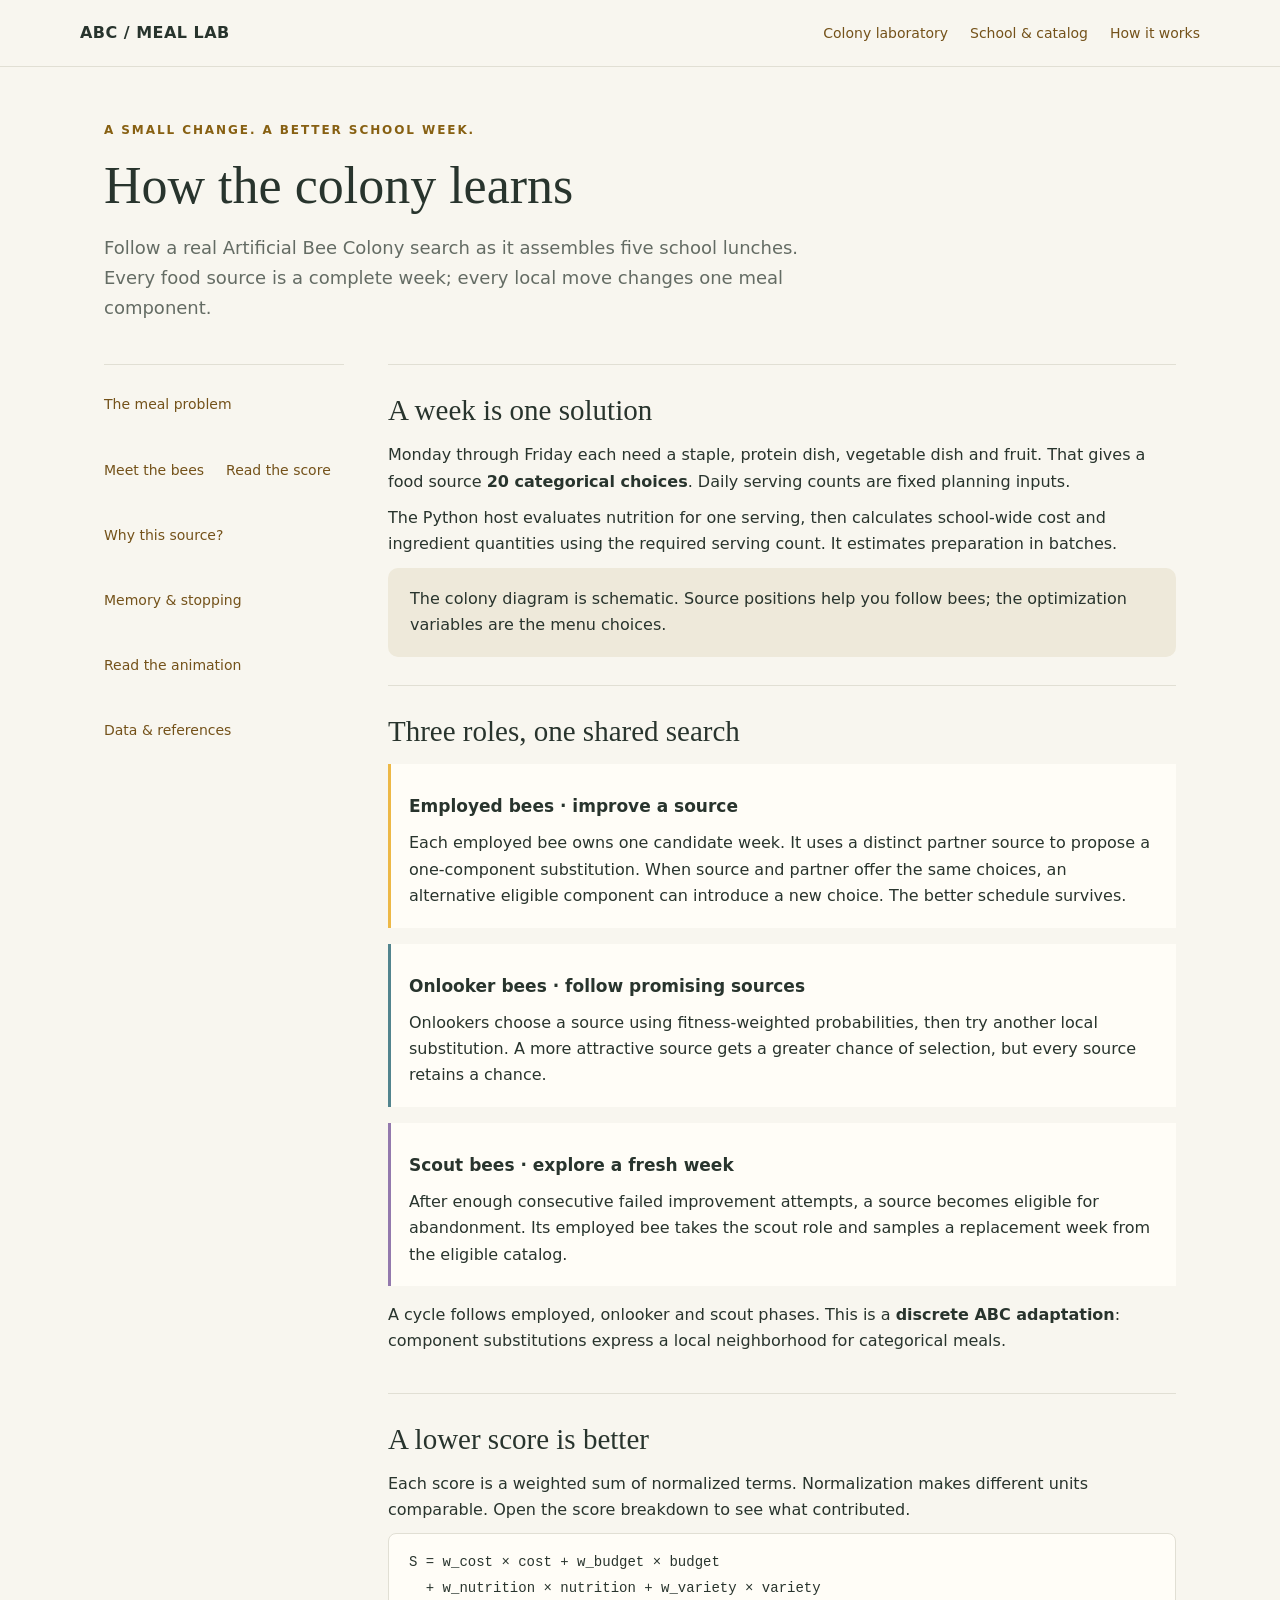
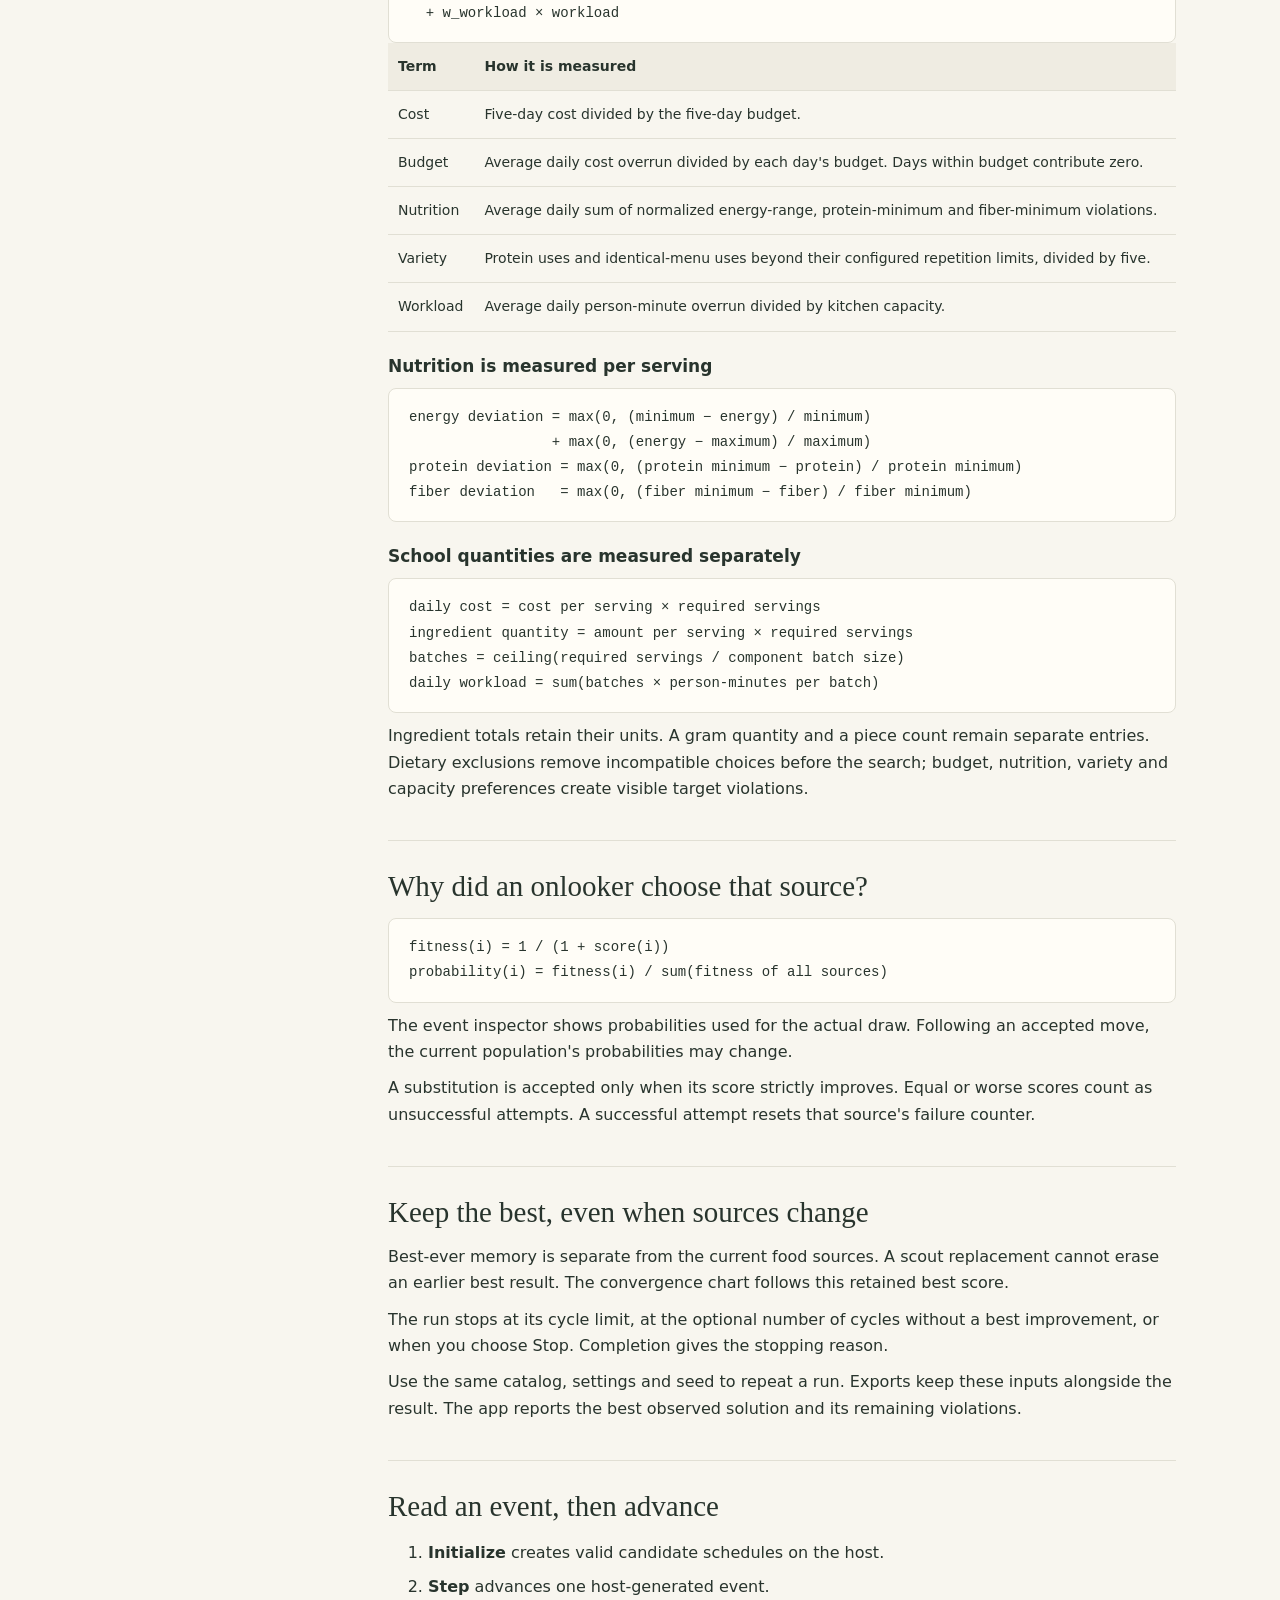
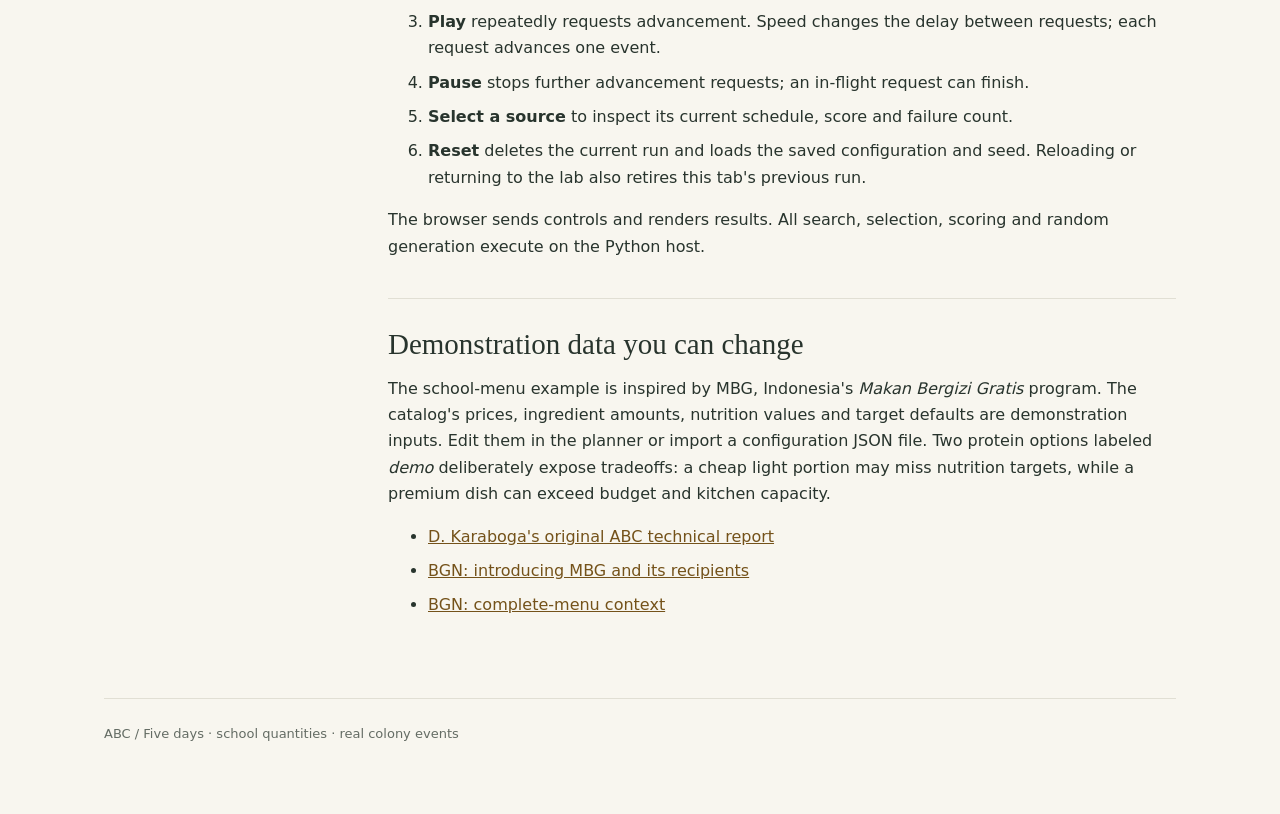
<file: bca/static/guide.html>
<!doctype html>
<html lang="en">
<head><link rel="icon" href="data:image/svg+xml,%3Csvg xmlns='http://www.w3.org/2000/svg' viewBox='0 0 32 32'%3E%3Cpath fill='%23e4ab31' d='M16 1L29 8v16L16 31 3 24V8z'/%3E%3C/svg%3E">
<meta charset="utf-8"><meta name="viewport" content="width=device-width, initial-scale=1">
<title>How the colony learns · ABC</title>
<style>
:root{color-scheme:light;--ink:#28342d;--muted:#646c64;--paper:#f8f6ef;--line:#e1dfd4;--amber:#edb846}
*{box-sizing:border-box}body{margin:0;background:var(--paper);color:var(--ink);font:16px/1.65 "Segoe UI",system-ui,sans-serif}
a{color:#74521a}header{border-bottom:1px solid var(--line);padding:20px max(24px,calc((100vw - 1120px)/2));display:flex;justify-content:space-between;gap:20px;align-items:center}
.brand{font-weight:750;letter-spacing:.03em;text-decoration:none;color:var(--ink)}nav{display:flex;gap:22px;flex-wrap:wrap}nav a{text-decoration:none;font-size:14px}
main{max-width:1120px;margin:0 auto;padding:54px 24px 70px}.eyebrow{font-size:12px;font-weight:750;letter-spacing:.16em;text-transform:uppercase;color:#876012}
h1{font:52px/1.12 Georgia,serif;max-width:760px;margin:16px 0}h2{font:29px/1.2 Georgia,serif;margin:0 0 14px}h3{font-size:17px;margin:20px 0 8px}.intro{max-width:750px;font-size:18px;color:var(--muted)}
.columns{display:grid;grid-template-columns:240px minmax(0,1fr);gap:44px;margin-top:42px}.contents{align-self:start;position:sticky;top:20px;border-top:1px solid var(--line);padding-top:18px}.contents a{display:block;margin:10px 0;font-size:14px;text-decoration:none}.article section{padding:28px 0;border-top:1px solid var(--line)}.article p{margin:10px 0}
.role{border-left:3px solid var(--amber);padding:8px 18px;margin:16px 0;background:#fffdf7}.role.onlooker{border-color:#52848e}.role.scout{border-color:#9379ad}
.formula{padding:16px 20px;border:1px solid var(--line);background:#fffdf7;font:14px/1.8 Consolas,monospace;overflow-x:auto;white-space:pre-wrap;border-radius:8px}
.note{background:#eee9da;padding:18px 22px;border-radius:10px}.table-wrap{overflow-x:auto}table{width:100%;border-collapse:collapse;font-size:14px}td,th{text-align:left;padding:12px 10px;border-bottom:1px solid var(--line);vertical-align:top}th{background:#efece2}
li{margin:8px 0}code{font-size:14px}footer{border-top:1px solid var(--line);padding-top:24px;margin-top:35px;color:var(--muted);font-size:13px}
@media(max-width:750px){header{padding:18px 20px;align-items:flex-start;flex-direction:column;gap:12px}main{padding:34px 20px}h1{font-size:37px}.columns{grid-template-columns:1fr;gap:16px}.contents{position:static;display:flex;flex-wrap:wrap;gap:12px}.contents a{margin:0}.intro{font-size:16px}}
</style>
</head>
<body>
<header><a class="brand" href="/">ABC / MEAL LAB</a><nav aria-label="Main navigation"><a href="/">Colony laboratory</a><a href="/static/planner.html">School &amp; catalog</a><a href="/static/guide.html" aria-current="page">How it works</a></nav></header>
<main>
<div class="eyebrow">A small change. A better school week.</div>
<h1>How the colony learns</h1>
<p class="intro">Follow a real Artificial Bee Colony search as it assembles five school lunches. Every food source is a complete week; every local move changes one meal component.</p>
<div class="columns">
<nav class="contents" aria-label="Guide contents"><a href="#problem">The meal problem</a><a href="#roles">Meet the bees</a><a href="#scoring">Read the score</a><a href="#selection">Why this source?</a><a href="#memory">Memory &amp; stopping</a><a href="#animation">Read the animation</a><a href="#data">Data &amp; references</a></nav>
<div class="article">
<section id="problem"><h2>A week is one solution</h2><p>Monday through Friday each need a staple, protein dish, vegetable dish and fruit. That gives a food source <strong>20 categorical choices</strong>. Daily serving counts are fixed planning inputs.</p><p>The Python host evaluates nutrition for one serving, then calculates school-wide cost and ingredient quantities using the required serving count. It estimates preparation in batches.</p><div class="note">The colony diagram is schematic. Source positions help you follow bees; the optimization variables are the menu choices.</div></section>
<section id="roles"><h2>Three roles, one shared search</h2>
<div class="role"><h3>Employed bees · improve a source</h3><p>Each employed bee owns one candidate week. It uses a distinct partner source to propose a one-component substitution. When source and partner offer the same choices, an alternative eligible component can introduce a new choice. The better schedule survives.</p></div>
<div class="role onlooker"><h3>Onlooker bees · follow promising sources</h3><p>Onlookers choose a source using fitness-weighted probabilities, then try another local substitution. A more attractive source gets a greater chance of selection, but every source retains a chance.</p></div>
<div class="role scout"><h3>Scout bees · explore a fresh week</h3><p>After enough consecutive failed improvement attempts, a source becomes eligible for abandonment. Its employed bee takes the scout role and samples a replacement week from the eligible catalog.</p></div>
<p>A cycle follows employed, onlooker and scout phases. This is a <strong>discrete ABC adaptation</strong>: component substitutions express a local neighborhood for categorical meals.</p>
</section>
<section id="scoring"><h2>A lower score is better</h2>
<p>Each score is a weighted sum of normalized terms. Normalization makes different units comparable. Open the score breakdown to see what contributed.</p>
<div class="formula">S = w_cost × cost + w_budget × budget
  + w_nutrition × nutrition + w_variety × variety
  + w_workload × workload</div>
<div class="table-wrap"><table><thead><tr><th>Term</th><th>How it is measured</th></tr></thead><tbody>
<tr><td>Cost</td><td>Five-day cost divided by the five-day budget.</td></tr>
<tr><td>Budget</td><td>Average daily cost overrun divided by each day's budget. Days within budget contribute zero.</td></tr>
<tr><td>Nutrition</td><td>Average daily sum of normalized energy-range, protein-minimum and fiber-minimum violations.</td></tr>
<tr><td>Variety</td><td>Protein uses and identical-menu uses beyond their configured repetition limits, divided by five.</td></tr>
<tr><td>Workload</td><td>Average daily person-minute overrun divided by kitchen capacity.</td></tr>
</tbody></table></div>
<h3>Nutrition is measured per serving</h3>
<div class="formula">energy deviation = max(0, (minimum − energy) / minimum)
                 + max(0, (energy − maximum) / maximum)
protein deviation = max(0, (protein minimum − protein) / protein minimum)
fiber deviation   = max(0, (fiber minimum − fiber) / fiber minimum)</div>
<h3>School quantities are measured separately</h3>
<div class="formula">daily cost = cost per serving × required servings
ingredient quantity = amount per serving × required servings
batches = ceiling(required servings / component batch size)
daily workload = sum(batches × person-minutes per batch)</div>
<p>Ingredient totals retain their units. A gram quantity and a piece count remain separate entries. Dietary exclusions remove incompatible choices before the search; budget, nutrition, variety and capacity preferences create visible target violations.</p>
</section>
<section id="selection"><h2>Why did an onlooker choose that source?</h2>
<div class="formula">fitness(i) = 1 / (1 + score(i))
probability(i) = fitness(i) / sum(fitness of all sources)</div>
<p>The event inspector shows probabilities used for the actual draw. Following an accepted move, the current population's probabilities may change.</p><p>A substitution is accepted only when its score strictly improves. Equal or worse scores count as unsuccessful attempts. A successful attempt resets that source's failure counter.</p>
</section>
<section id="memory"><h2>Keep the best, even when sources change</h2><p>Best-ever memory is separate from the current food sources. A scout replacement cannot erase an earlier best result. The convergence chart follows this retained best score.</p><p>The run stops at its cycle limit, at the optional number of cycles without a best improvement, or when you choose Stop. Completion gives the stopping reason.</p><p>Use the same catalog, settings and seed to repeat a run. Exports keep these inputs alongside the result. The app reports the best observed solution and its remaining violations.</p></section>
<section id="animation"><h2>Read an event, then advance</h2><ol><li><strong>Initialize</strong> creates valid candidate schedules on the host.</li><li><strong>Step</strong> advances one host-generated event.</li><li><strong>Play</strong> repeatedly requests advancement. Speed changes the delay between requests; each request advances one event.</li><li><strong>Pause</strong> stops further advancement requests; an in-flight request can finish.</li><li><strong>Select a source</strong> to inspect its current schedule, score and failure count.</li><li><strong>Reset</strong> deletes the current run and loads the saved configuration and seed. Reloading or returning to the lab also retires this tab's previous run.</li></ol><p>The browser sends controls and renders results. All search, selection, scoring and random generation execute on the Python host.</p></section>
<section id="data"><h2>Demonstration data you can change</h2><p>The school-menu example is inspired by MBG, Indonesia's <em>Makan Bergizi Gratis</em> program. The catalog's prices, ingredient amounts, nutrition values and target defaults are demonstration inputs. Edit them in the planner or import a configuration JSON file. Two protein options labeled <em>demo</em> deliberately expose tradeoffs: a cheap light portion may miss nutrition targets, while a premium dish can exceed budget and kitchen capacity.</p><ul><li><a href="https://abc.erciyes.edu.tr/pub/tr06_2005.pdf">D. Karaboga's original ABC technical report</a></li><li><a href="https://www.bgn.go.id/news/artikel/bgn-akan-memulai-program-mbg-secara-bertahap">BGN: introducing MBG and its recipients</a></li><li><a href="https://www.bgn.go.id/news/berita/dapur-gizi-modular-siap-jangkau-wilayah-3t-bgn-pastikan-anak-3t-tak-tertinggal-gizi">BGN: complete-menu context</a></li></ul></section>
</div></div><footer>ABC / Five days · school quantities · real colony events</footer>
</main></body></html>
</file>
